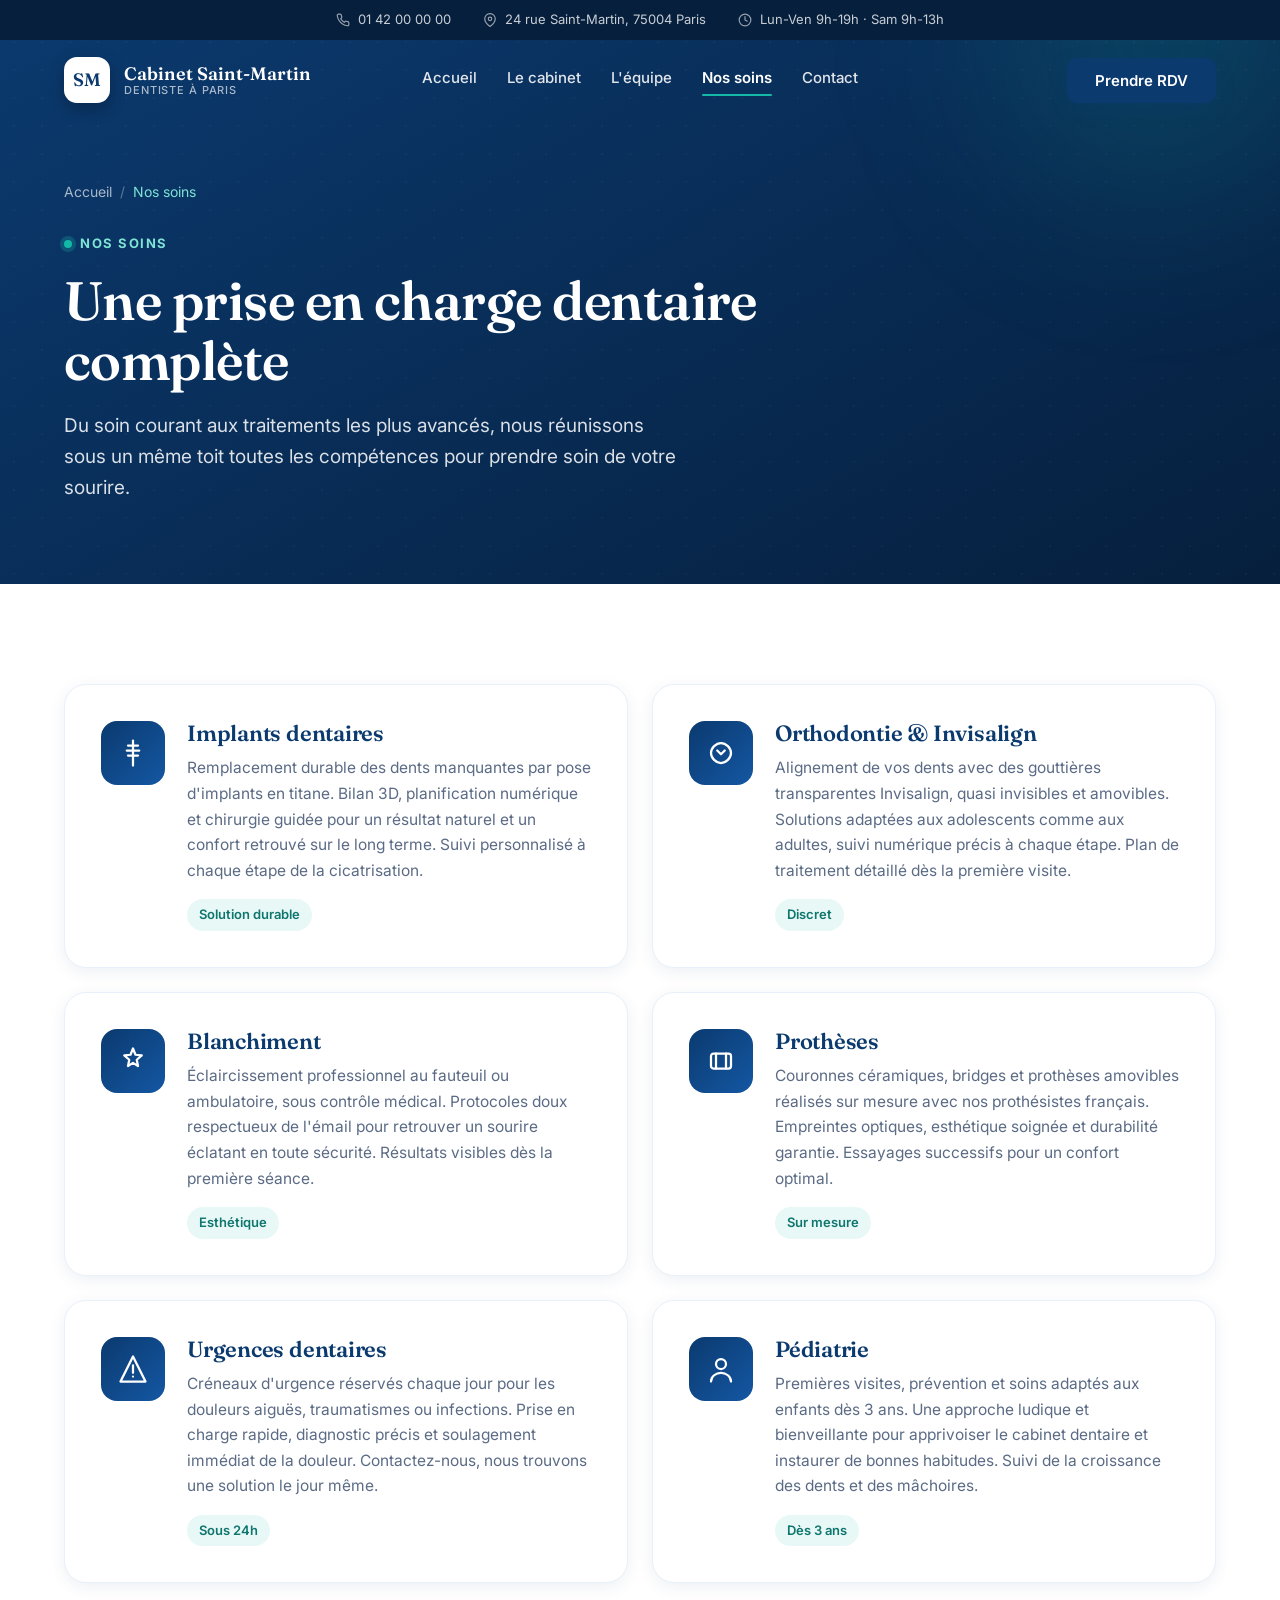
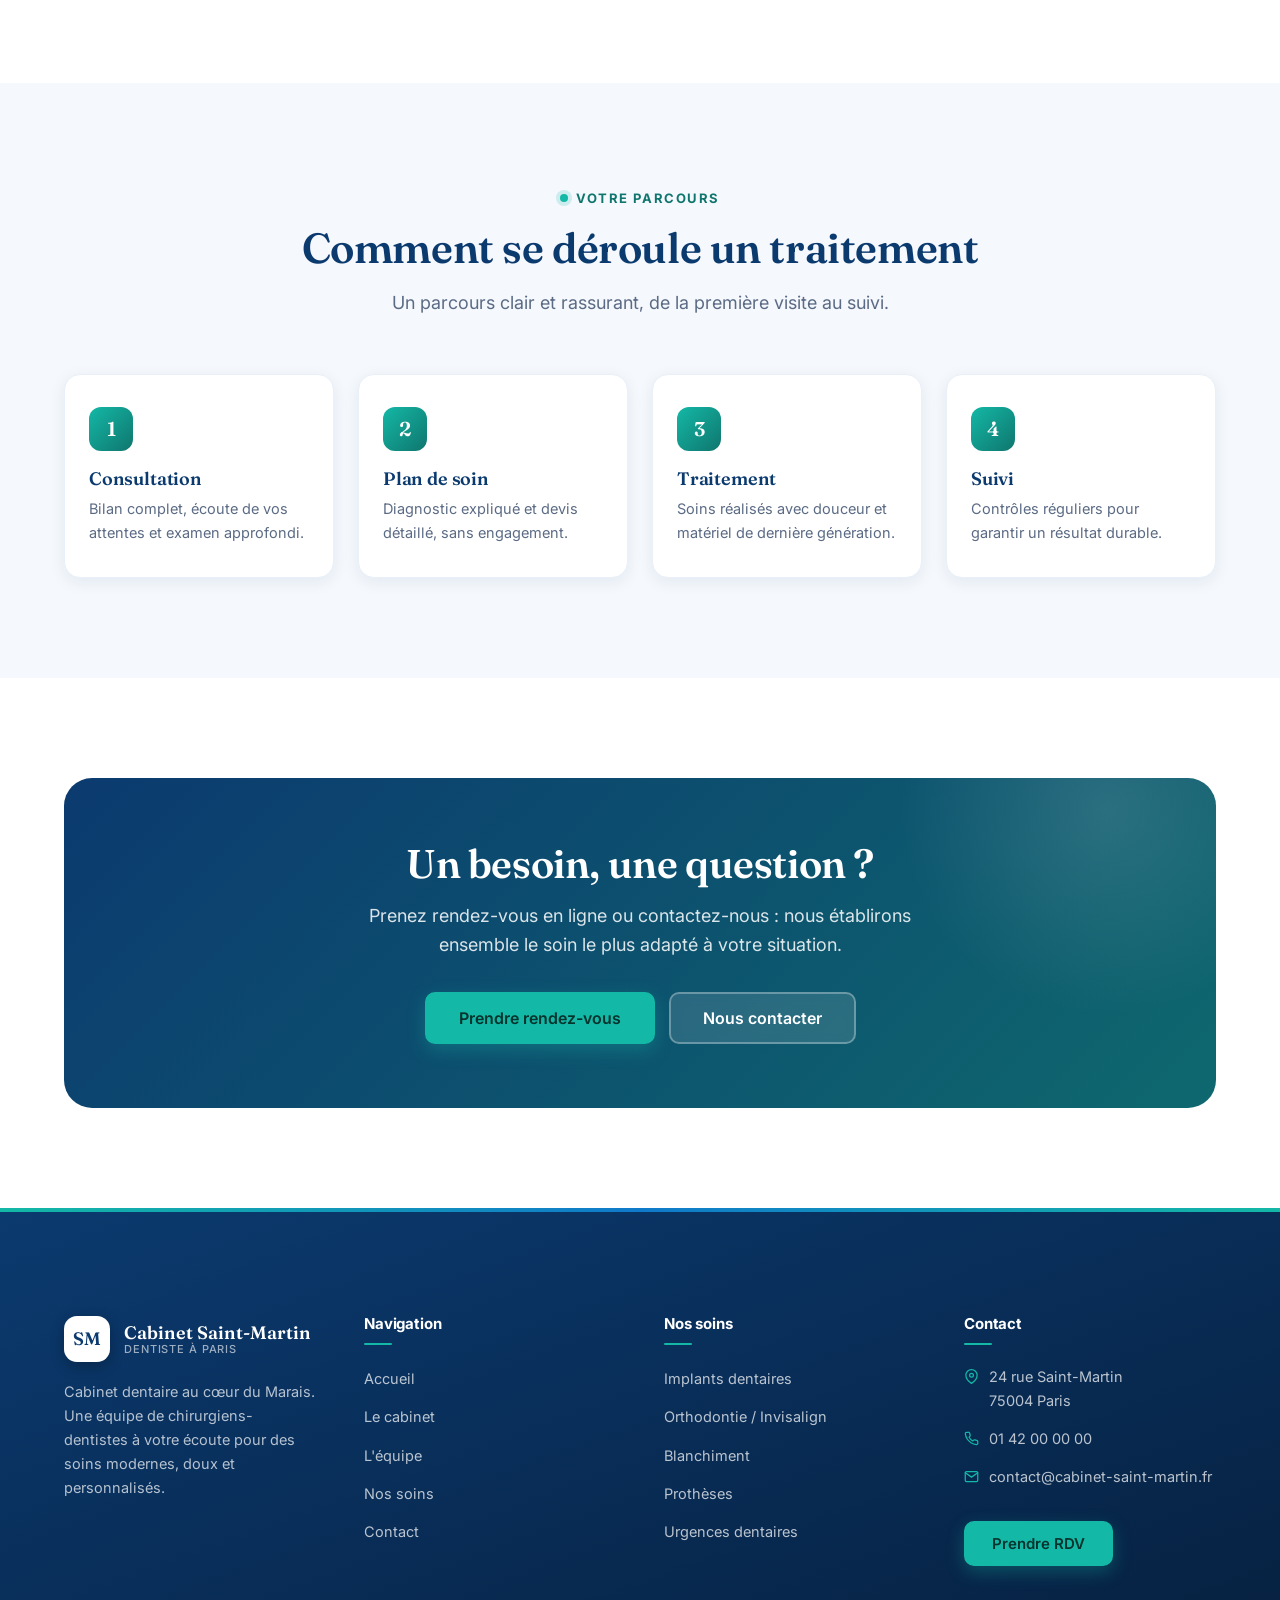
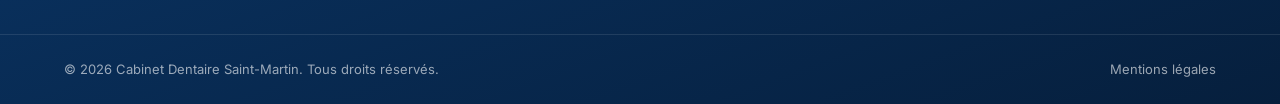
<file: soins.html>
<!doctype html>
<html lang="fr">
  <head>
    <meta charset="UTF-8" />
    <meta name="viewport" content="width=device-width, initial-scale=1.0" />
    <title>Nos Soins — Implants, Invisalign, Blanchiment | Cabinet Saint-Martin</title>
    <meta
      name="description"
      content="Découvrez nos soins dentaires à Paris : implants, orthodontie Invisalign, blanchiment, prothèses sur mesure, urgences dentaires et pédiatrie. Une prise en charge complète au Cabinet Saint-Martin."
    />
    <link rel="canonical" href="https://cabinet-saint-martin.fr/soins.html" />
    <meta property="og:title" content="Nos Soins — Cabinet Dentaire Saint-Martin" />
    <meta property="og:type" content="website" />
    <meta property="og:locale" content="fr_FR" />
    <link rel="preconnect" href="https://fonts.googleapis.com" />
    <link rel="preconnect" href="https://fonts.gstatic.com" crossorigin />
    <link
      href="https://fonts.googleapis.com/css2?family=Fraunces:opsz,wght@9..144,400;9..144,500;9..144,600&family=Inter:wght@400;500;600;700;800&display=swap"
      rel="stylesheet"
    />
    <link rel="stylesheet" href="style.css?v=10" />
  </head>
  <body class="dark-hero">
    <a class="skip-link" href="#main">Aller au contenu</a>

    <div class="topbar">
      <div class="container topbar-inner">
        <a href="tel:+33142000000" class="topbar-item topbar-link">
          <svg viewBox="0 0 24 24" fill="none" stroke="currentColor" stroke-width="2" stroke-linecap="round" stroke-linejoin="round"><path d="M22 16.92v3a2 2 0 0 1-2.18 2 19.79 19.79 0 0 1-8.63-3.07 19.5 19.5 0 0 1-6-6 19.79 19.79 0 0 1-3.07-8.67A2 2 0 0 1 4.11 2h3a2 2 0 0 1 2 1.72c.13.96.37 1.9.72 2.81a2 2 0 0 1-.45 2.11L8.09 9.91a16 16 0 0 0 6 6l1.27-1.27a2 2 0 0 1 2.11-.45c.91.35 1.85.59 2.81.72A2 2 0 0 1 22 16.92z" /></svg>
          <span>01 42 00 00 00</span>
        </a>
        <span class="topbar-item">
          <svg viewBox="0 0 24 24" fill="none" stroke="currentColor" stroke-width="2" stroke-linecap="round" stroke-linejoin="round"><path d="M21 10c0 7-9 13-9 13s-9-6-9-13a9 9 0 1 1 18 0z" /><circle cx="12" cy="10" r="3" /></svg>
          <span>24 rue Saint-Martin, 75004 Paris</span>
        </span>
        <span class="topbar-item topbar-hours">
          <svg viewBox="0 0 24 24" fill="none" stroke="currentColor" stroke-width="2" stroke-linecap="round" stroke-linejoin="round"><circle cx="12" cy="12" r="10" /><polyline points="12 6 12 12 16 14" /></svg>
          <span>Lun-Ven 9h-19h · Sam 9h-13h</span>
        </span>
      </div>
    </div>

    <header id="header" class="header">
      <div class="container header-inner">
        <a href="index.html" class="logo" aria-label="Cabinet Dentaire Saint-Martin - Accueil">
          <span class="logo-mark">SM</span>
          <span class="logo-text-group">
            <span class="logo-name">Cabinet Saint-Martin</span>
            <span class="logo-sub">Dentiste à Paris</span>
          </span>
        </a>
        <nav class="nav-desktop" aria-label="Navigation principale">
          <ul>
            <li><a href="index.html">Accueil</a></li>
            <li><a href="cabinet.html">Le cabinet</a></li>
            <li><a href="equipe.html">L'équipe</a></li>
            <li><a href="soins.html" class="is-active" aria-current="page">Nos soins</a></li>
            <li><a href="contact.html">Contact</a></li>
          </ul>
        </nav>
        <div class="header-actions">
          <a href="https://www.doctolib.fr" target="_blank" rel="noopener" class="btn btn-primary">Prendre RDV</a>
          <button class="hamburger" id="hamburger" aria-label="Ouvrir le menu" aria-expanded="false"><span></span><span></span><span></span></button>
        </div>
      </div>
      <nav class="nav-mobile" id="navMobile" aria-label="Navigation mobile">
        <ul>
          <li><a href="index.html">Accueil</a></li>
          <li><a href="cabinet.html">Le cabinet</a></li>
          <li><a href="equipe.html">L'équipe</a></li>
          <li><a href="soins.html" class="is-active" aria-current="page">Nos soins</a></li>
          <li><a href="contact.html">Contact</a></li>
          <li><a href="https://www.doctolib.fr" target="_blank" rel="noopener" class="btn btn-primary">Prendre rendez-vous</a></li>
        </ul>
      </nav>
    </header>

    <main id="main">
      <section class="page-hero">
        <div class="container">
          <nav class="breadcrumb" aria-label="Fil d'Ariane">
            <a href="index.html">Accueil</a>
            <span class="sep">/</span>
            <span aria-current="page">Nos soins</span>
          </nav>
          <span class="eyebrow">Nos soins</span>
          <h1>Une prise en charge dentaire complète</h1>
          <p>
            Du soin courant aux traitements les plus avancés, nous réunissons
            sous un même toit toutes les compétences pour prendre soin de votre
            sourire.
          </p>
        </div>
      </section>

      <!-- SOINS DÉTAILLÉS -->
      <section class="section">
        <div class="container">
          <div class="care-grid">
            <article class="care-detail animate-on-scroll" style="transition-delay: 0.05s">
              <div class="icon"><svg viewBox="0 0 24 24" fill="none" stroke="currentColor" stroke-width="1.8" stroke-linecap="round" stroke-linejoin="round"><path d="M12 2v20M8 6h8M7 10h10M8 14h8" /></svg></div>
              <div>
                <h3>Implants dentaires</h3>
                <p>
                  Remplacement durable des dents manquantes par pose d'implants
                  en titane. Bilan 3D, planification numérique et chirurgie
                  guidée pour un résultat naturel et un confort retrouvé sur le
                  long terme. Suivi personnalisé à chaque étape de la
                  cicatrisation.
                </p>
                <span class="tag">Solution durable</span>
              </div>
            </article>
            <article class="care-detail animate-on-scroll" style="transition-delay: 0.1s">
              <div class="icon"><svg viewBox="0 0 24 24" fill="none" stroke="currentColor" stroke-width="1.8" stroke-linecap="round" stroke-linejoin="round"><path d="M4 12c0-4 4-8 8-8s8 4 8 8-4 8-8 8-8-4-8-8z" /><path d="M9 10l3 3 3-3" /></svg></div>
              <div>
                <h3>Orthodontie &amp; Invisalign</h3>
                <p>
                  Alignement de vos dents avec des gouttières transparentes
                  Invisalign, quasi invisibles et amovibles. Solutions adaptées
                  aux adolescents comme aux adultes, suivi numérique précis à
                  chaque étape. Plan de traitement détaillé dès la première
                  visite.
                </p>
                <span class="tag">Discret</span>
              </div>
            </article>
            <article class="care-detail animate-on-scroll" style="transition-delay: 0.05s">
              <div class="icon"><svg viewBox="0 0 24 24" fill="none" stroke="currentColor" stroke-width="1.8" stroke-linecap="round" stroke-linejoin="round"><path d="M12 2l2 5 5 .5-4 3.5 1 5-4-2.5L8 16l1-5-4-3.5L10 7z" /></svg></div>
              <div>
                <h3>Blanchiment</h3>
                <p>
                  Éclaircissement professionnel au fauteuil ou ambulatoire, sous
                  contrôle médical. Protocoles doux respectueux de l'émail pour
                  retrouver un sourire éclatant en toute sécurité. Résultats
                  visibles dès la première séance.
                </p>
                <span class="tag">Esthétique</span>
              </div>
            </article>
            <article class="care-detail animate-on-scroll" style="transition-delay: 0.1s">
              <div class="icon"><svg viewBox="0 0 24 24" fill="none" stroke="currentColor" stroke-width="1.8" stroke-linecap="round" stroke-linejoin="round"><rect x="4" y="6" width="16" height="12" rx="2" /><path d="M8 6v12M16 6v12" /></svg></div>
              <div>
                <h3>Prothèses</h3>
                <p>
                  Couronnes céramiques, bridges et prothèses amovibles réalisés
                  sur mesure avec nos prothésistes français. Empreintes optiques,
                  esthétique soignée et durabilité garantie. Essayages
                  successifs pour un confort optimal.
                </p>
                <span class="tag">Sur mesure</span>
              </div>
            </article>
            <article class="care-detail animate-on-scroll" style="transition-delay: 0.05s">
              <div class="icon"><svg viewBox="0 0 24 24" fill="none" stroke="currentColor" stroke-width="1.8" stroke-linecap="round" stroke-linejoin="round"><path d="M12 2L2 22h20L12 2z" /><path d="M12 9v6M12 18h.01" /></svg></div>
              <div>
                <h3>Urgences dentaires</h3>
                <p>
                  Créneaux d'urgence réservés chaque jour pour les douleurs
                  aiguës, traumatismes ou infections. Prise en charge rapide,
                  diagnostic précis et soulagement immédiat de la douleur.
                  Contactez-nous, nous trouvons une solution le jour même.
                </p>
                <span class="tag">Sous 24h</span>
              </div>
            </article>
            <article class="care-detail animate-on-scroll" style="transition-delay: 0.1s">
              <div class="icon"><svg viewBox="0 0 24 24" fill="none" stroke="currentColor" stroke-width="1.8" stroke-linecap="round" stroke-linejoin="round"><circle cx="12" cy="8" r="4" /><path d="M4 22c0-4 4-7 8-7s8 3 8 7" /></svg></div>
              <div>
                <h3>Pédiatrie</h3>
                <p>
                  Premières visites, prévention et soins adaptés aux enfants dès
                  3 ans. Une approche ludique et bienveillante pour apprivoiser
                  le cabinet dentaire et instaurer de bonnes habitudes. Suivi de
                  la croissance des dents et des mâchoires.
                </p>
                <span class="tag">Dès 3 ans</span>
              </div>
            </article>
          </div>
        </div>
      </section>

      <!-- PROCESSUS -->
      <section class="section section-alt">
        <div class="container">
          <div class="section-head animate-on-scroll">
            <span class="eyebrow">Votre parcours</span>
            <h2>Comment se déroule un traitement</h2>
            <p class="lead">
              Un parcours clair et rassurant, de la première visite au suivi.
            </p>
          </div>
          <div class="process-grid">
            <div class="process-step animate-on-scroll" style="transition-delay: 0.05s">
              <div class="step-num">1</div>
              <h3>Consultation</h3>
              <p>Bilan complet, écoute de vos attentes et examen approfondi.</p>
            </div>
            <div class="process-step animate-on-scroll" style="transition-delay: 0.12s">
              <div class="step-num">2</div>
              <h3>Plan de soin</h3>
              <p>Diagnostic expliqué et devis détaillé, sans engagement.</p>
            </div>
            <div class="process-step animate-on-scroll" style="transition-delay: 0.19s">
              <div class="step-num">3</div>
              <h3>Traitement</h3>
              <p>Soins réalisés avec douceur et matériel de dernière génération.</p>
            </div>
            <div class="process-step animate-on-scroll" style="transition-delay: 0.26s">
              <div class="step-num">4</div>
              <h3>Suivi</h3>
              <p>Contrôles réguliers pour garantir un résultat durable.</p>
            </div>
          </div>
        </div>
      </section>

      <section class="section">
        <div class="container">
          <div class="cta-band animate-on-scroll">
            <h2>Un besoin, une question ?</h2>
            <p>
              Prenez rendez-vous en ligne ou contactez-nous : nous établirons
              ensemble le soin le plus adapté à votre situation.
            </p>
            <div class="cta-actions">
              <a href="https://www.doctolib.fr" target="_blank" rel="noopener" class="btn btn-teal btn-lg">Prendre rendez-vous</a>
              <a href="contact.html" class="btn btn-light btn-lg">Nous contacter</a>
            </div>
          </div>
        </div>
      </section>
    </main>

    <footer class="footer">
      <div class="container footer-grid" style="padding-top: 60px">
        <div>
          <a href="index.html" class="logo">
            <span class="logo-mark">SM</span>
            <span class="logo-text-group">
              <span class="logo-name">Cabinet Saint-Martin</span>
              <span class="logo-sub">Dentiste à Paris</span>
            </span>
          </a>
          <p class="footer-about">
            Cabinet dentaire au cœur du Marais. Une équipe de
            chirurgiens-dentistes à votre écoute pour des soins modernes, doux et
            personnalisés.
          </p>
        </div>
        <div>
          <h4>Navigation</h4>
          <ul class="footer-links">
            <li><a href="index.html">Accueil</a></li>
            <li><a href="cabinet.html">Le cabinet</a></li>
            <li><a href="equipe.html">L'équipe</a></li>
            <li><a href="soins.html">Nos soins</a></li>
            <li><a href="contact.html">Contact</a></li>
          </ul>
        </div>
        <div>
          <h4>Nos soins</h4>
          <ul class="footer-links">
            <li><a href="soins.html">Implants dentaires</a></li>
            <li><a href="soins.html">Orthodontie / Invisalign</a></li>
            <li><a href="soins.html">Blanchiment</a></li>
            <li><a href="soins.html">Prothèses</a></li>
            <li><a href="soins.html">Urgences dentaires</a></li>
          </ul>
        </div>
        <div>
          <h4>Contact</h4>
          <p class="footer-contact-item">
            <svg viewBox="0 0 24 24" fill="none" stroke="currentColor" stroke-width="2" stroke-linecap="round" stroke-linejoin="round"><path d="M21 10c0 7-9 13-9 13s-9-6-9-13a9 9 0 1 1 18 0z" /><circle cx="12" cy="10" r="3" /></svg>
            <span>24 rue Saint-Martin<br />75004 Paris</span>
          </p>
          <p class="footer-contact-item">
            <svg viewBox="0 0 24 24" fill="none" stroke="currentColor" stroke-width="2" stroke-linecap="round" stroke-linejoin="round"><path d="M22 16.92v3a2 2 0 0 1-2.18 2 19.79 19.79 0 0 1-8.63-3.07 19.5 19.5 0 0 1-6-6 19.79 19.79 0 0 1-3.07-8.67A2 2 0 0 1 4.11 2h3a2 2 0 0 1 2 1.72c.13.96.37 1.9.72 2.81a2 2 0 0 1-.45 2.11L8.09 9.91a16 16 0 0 0 6 6l1.27-1.27a2 2 0 0 1 2.11-.45c.91.35 1.85.59 2.81.72A2 2 0 0 1 22 16.92z" /></svg>
            <a href="tel:+33142000000">01 42 00 00 00</a>
          </p>
          <p class="footer-contact-item">
            <svg viewBox="0 0 24 24" fill="none" stroke="currentColor" stroke-width="2" stroke-linecap="round" stroke-linejoin="round"><path d="M4 4h16c1.1 0 2 .9 2 2v12c0 1.1-.9 2-2 2H4c-1.1 0-2-.9-2-2V6c0-1.1.9-2 2-2z" /><polyline points="22 6 12 13 2 6" /></svg>
            <a href="mailto:contact@cabinet-saint-martin.fr">contact@cabinet-saint-martin.fr</a>
          </p>
          <a href="https://www.doctolib.fr" target="_blank" rel="noopener" class="btn btn-teal footer-rdv">Prendre RDV</a>
        </div>
      </div>
      <div class="footer-bottom">
        <div class="container">
          <p>© <span id="year"></span> Cabinet Dentaire Saint-Martin. Tous droits réservés.</p>
          <p><a href="contact.html">Mentions légales</a></p>
        </div>
      </div>
    </footer>

    <script src="script.js?v=10"></script>
  </body>
</html>
</file>
<file: style.css>
/* =========================================================
   CABINET DENTAIRE SAINT-MARTIN — DESIGN SYSTEM
   Palette : navy / teal / doctolib · Type : Fraunces + Inter
   ========================================================= */

:root {
  /* Couleurs */
  --white: #ffffff;
  --navy: #0b3a6f;
  --navy-dark: #082c56;
  --navy-deep: #061f3d;
  --teal: #14b8a6;
  --teal-dark: #0f766e;
  --doctolib: #107aca;
  --gold: #f59e0b;

  /* Surfaces & texte */
  --alt: #f5f8fc;
  --alt-2: #eef4fb;
  --text: #1a2233;
  --muted: #5b6b85;
  --border: #d9e3f2;
  --border-soft: #e9f0f9;
  --error: #dc2626;

  /* Ombres */
  --shadow-xs: 0 1px 3px rgba(11, 58, 111, 0.06);
  --shadow-sm: 0 4px 16px rgba(11, 58, 111, 0.08);
  --shadow: 0 10px 30px -12px rgba(11, 58, 111, 0.18);
  --shadow-lg: 0 24px 60px -24px rgba(11, 58, 111, 0.28);
  --shadow-teal: 0 18px 40px -18px rgba(15, 118, 110, 0.4);

  /* Rayons */
  --r-sm: 10px;
  --r: 16px;
  --r-lg: 22px;
  --r-xl: 28px;
  --r-full: 999px;

  /* Mouvement */
  --t: 220ms;
  --ease: cubic-bezier(0.4, 0, 0.2, 1);
  --ease-out: cubic-bezier(0.16, 1, 0.3, 1);

  /* Mise en page */
  --topbar-h: 40px;
  --header-h: 80px;
  --maxw: 1200px;
}

* {
  box-sizing: border-box;
  margin: 0;
  padding: 0;
}

html {
  scroll-behavior: smooth;
  scroll-padding-top: 120px;
  -webkit-text-size-adjust: 100%;
  overflow-x: hidden;
}

::selection {
  background: var(--teal);
  color: var(--white);
}

body {
  font-family: "Inter", system-ui, -apple-system, sans-serif;
  color: var(--text);
  line-height: 1.65;
  background: var(--white);
  -webkit-font-smoothing: antialiased;
  -moz-osx-font-smoothing: grayscale;
  overflow-x: hidden;
}

img {
  max-width: 100%;
  display: block;
}

a {
  color: inherit;
  text-decoration: none;
}

h1,
h2,
h3,
h4 {
  font-family: "Fraunces", Georgia, serif;
  font-weight: 600;
  line-height: 1.12;
  letter-spacing: -0.01em;
  color: var(--navy);
}

/* Liens d'accessibilité (skip-link) */
.skip-link {
  position: absolute;
  left: -9999px;
  top: 0;
  z-index: 999;
  background: var(--navy);
  color: var(--white);
  padding: 12px 18px;
  border-radius: 0 0 var(--r-sm) 0;
  font-weight: 600;
}
.skip-link:focus {
  left: 0;
}

/* Focus visible cohérent */
a:focus-visible,
button:focus-visible,
input:focus-visible,
select:focus-visible,
textarea:focus-visible,
.btn:focus-visible {
  outline: 3px solid var(--teal);
  outline-offset: 2px;
}

/* =========================================================
   LAYOUT
   ========================================================= */
.container {
  max-width: var(--maxw);
  margin: 0 auto;
  padding: 0 24px;
}

.section {
  padding: 100px 0;
  scroll-margin-top: 120px;
}
.section-alt {
  background: var(--alt);
}
.section-tight {
  padding: 72px 0;
}

.section-head {
  max-width: 720px;
  margin: 0 auto 56px;
  text-align: center;
}
.section-head.left {
  margin-left: 0;
  text-align: left;
}
.section-head h2 {
  font-size: clamp(30px, 4vw, 42px);
  margin-bottom: 16px;
}
.section-head .lead {
  font-size: 18px;
  color: var(--muted);
}

.eyebrow {
  display: inline-flex;
  align-items: center;
  gap: 8px;
  font-family: "Inter", sans-serif;
  font-size: 13px;
  font-weight: 700;
  letter-spacing: 0.12em;
  text-transform: uppercase;
  color: var(--teal-dark);
  margin-bottom: 16px;
}
.eyebrow::before {
  content: "";
  width: 8px;
  height: 8px;
  border-radius: 50%;
  background: var(--teal);
  box-shadow: 0 0 0 4px rgba(20, 184, 166, 0.18);
}
.section-head.center .eyebrow,
.section-head:not(.left) .eyebrow {
  margin-left: auto;
  margin-right: auto;
}

.lead {
  font-size: 18px;
  color: var(--muted);
}

/* =========================================================
   BOUTONS
   ========================================================= */
.btn {
  display: inline-flex;
  align-items: center;
  justify-content: center;
  gap: 10px;
  padding: 13px 26px;
  border-radius: var(--r-sm);
  font-family: "Inter", sans-serif;
  font-weight: 600;
  font-size: 15px;
  line-height: 1;
  cursor: pointer;
  border: 2px solid transparent;
  transition: all var(--t) var(--ease);
  white-space: nowrap;
}
.btn svg {
  width: 18px;
  height: 18px;
}
.btn-lg {
  padding: 16px 32px;
  font-size: 16px;
}

.btn-primary {
  background: var(--navy);
  color: var(--white);
  border-color: var(--navy);
  box-shadow: 0 6px 18px rgba(11, 58, 111, 0.25);
}
.btn-primary:hover {
  background: var(--teal-dark);
  border-color: var(--teal-dark);
  box-shadow: var(--shadow-teal);
  transform: translateY(-2px);
}

.btn-teal {
  background: var(--teal);
  color: #05332e;
  border-color: var(--teal);
  box-shadow: 0 6px 18px rgba(20, 184, 166, 0.3);
}
.btn-teal:hover {
  background: var(--teal-dark);
  border-color: var(--teal-dark);
  color: var(--white);
  transform: translateY(-2px);
  box-shadow: var(--shadow-teal);
}

.btn-outline {
  background: transparent;
  color: var(--navy);
  border-color: var(--border);
}
.btn-outline:hover {
  background: var(--navy);
  color: var(--white);
  border-color: var(--navy);
  transform: translateY(-2px);
  box-shadow: 0 8px 22px rgba(11, 58, 111, 0.22);
}

.btn-doctolib {
  background: var(--white);
  color: var(--doctolib);
  border-color: var(--white);
}
.btn-doctolib:hover {
  background: rgba(255, 255, 255, 0.92);
  border-color: rgba(255, 255, 255, 0.92);
  transform: translateY(-2px);
  box-shadow: 0 10px 26px rgba(0, 0, 0, 0.2);
}

.btn-light {
  background: rgba(255, 255, 255, 0.12);
  color: var(--white);
  border-color: rgba(255, 255, 255, 0.3);
  backdrop-filter: blur(6px);
}
.btn-light:hover {
  background: rgba(255, 255, 255, 0.2);
  border-color: rgba(255, 255, 255, 0.5);
  transform: translateY(-2px);
}

/* Lien fléché */
.link-arrow {
  display: inline-flex;
  align-items: center;
  gap: 8px;
  font-weight: 600;
  color: var(--teal-dark);
  transition: gap var(--t) var(--ease);
}
.link-arrow svg {
  width: 18px;
  height: 18px;
  transition: transform var(--t) var(--ease);
}
.link-arrow:hover {
  gap: 12px;
}
.link-arrow:hover svg {
  transform: translateX(3px);
}

/* =========================================================
   TOPBAR
   ========================================================= */
.topbar {
  position: fixed;
  inset: 0 0 auto 0;
  z-index: 101;
  height: var(--topbar-h);
  background: var(--navy-deep);
  color: rgba(255, 255, 255, 0.78);
  font-size: 13px;
}
.topbar-inner {
  display: flex;
  align-items: center;
  justify-content: center;
  gap: 32px;
  height: 100%;
}
.topbar-item {
  display: flex;
  align-items: center;
  gap: 8px;
  white-space: nowrap;
}
.topbar-item svg {
  width: 14px;
  height: 14px;
  flex-shrink: 0;
  opacity: 0.75;
}
.topbar-link {
  transition: color var(--t) var(--ease);
}
.topbar-link:hover {
  color: var(--teal);
}

/* =========================================================
   HEADER
   ========================================================= */
.header {
  position: fixed;
  inset: var(--topbar-h) 0 auto 0;
  z-index: 100;
  background: rgba(255, 255, 255, 0.96);
  box-shadow: 0 1px 0 rgba(11, 58, 111, 0.06);
  transition:
    box-shadow 0.3s var(--ease),
    background-color 0.3s var(--ease);
}
.header.scrolled {
  background: rgba(255, 255, 255, 0.82);
  backdrop-filter: blur(14px);
  -webkit-backdrop-filter: blur(14px);
  box-shadow: 0 4px 24px rgba(11, 58, 111, 0.1);
}

/* Header transparent au-dessus d'un hero sombre (pages internes),
   puis header blanc translucide dès le défilement. */
.dark-hero .header:not(.scrolled) {
  background: transparent;
  box-shadow: none;
}
.dark-hero .header:not(.scrolled) .logo-mark {
  background: var(--white);
  color: var(--navy);
  box-shadow: 0 6px 16px rgba(0, 0, 0, 0.25);
}
.dark-hero .header:not(.scrolled) .logo-name {
  color: var(--white);
}
.dark-hero .header:not(.scrolled) .logo-sub {
  color: rgba(255, 255, 255, 0.65);
}
.dark-hero .header:not(.scrolled) .nav-desktop a {
  color: rgba(255, 255, 255, 0.88);
}
.dark-hero .header:not(.scrolled) .nav-desktop a:hover,
.dark-hero .header:not(.scrolled) .nav-desktop a.is-active {
  color: var(--white);
}
.dark-hero .header:not(.scrolled) .nav-desktop a::after {
  background: var(--teal);
}
.dark-hero .header:not(.scrolled) .hamburger span {
  background: var(--white);
}

/* Bug 1 — Menu mobile ouvert : header plein blanc + texte lisible
   (même sur les pages à hero sombre où le header est transparent) */
.header:has(.nav-mobile.open) {
  background: #ffffff;
  box-shadow: 0 4px 24px rgba(11, 58, 111, 0.1);
}
.dark-hero .header:has(.nav-mobile.open) .logo-mark {
  background: linear-gradient(135deg, var(--navy) 0%, #1457a3 100%);
  color: var(--white);
}
.dark-hero .header:has(.nav-mobile.open) .logo-name {
  color: var(--navy);
}
.dark-hero .header:has(.nav-mobile.open) .logo-sub {
  color: var(--muted);
}
.dark-hero .header:has(.nav-mobile.open) .hamburger span {
  background: var(--navy);
}
.nav-mobile {
  background: #ffffff;
}
.nav-mobile a {
  color: var(--text);
}
/* Le bouton RDV du menu reste blanc sur fond navy (sinon écrasé par .nav-mobile a) */
.nav-mobile a.btn-primary {
  color: var(--white);
}

.header-inner {
  display: grid;
  grid-template-columns: 1fr auto 1fr;
  align-items: center;
  height: var(--header-h);
  gap: 24px;
}

.logo {
  display: flex;
  align-items: center;
  gap: 14px;
  justify-self: start;
}
.logo-mark {
  width: 46px;
  height: 46px;
  border-radius: 13px;
  background: linear-gradient(135deg, var(--navy) 0%, #1457a3 100%);
  color: var(--white);
  display: grid;
  place-items: center;
  font-family: "Fraunces", serif;
  font-weight: 600;
  font-size: 18px;
  letter-spacing: 0.5px;
  box-shadow: 0 6px 16px rgba(11, 58, 111, 0.35);
  flex-shrink: 0;
}
.logo-text-group {
  display: flex;
  flex-direction: column;
  line-height: 1.2;
}
.logo-name {
  font-family: "Fraunces", serif;
  font-weight: 600;
  font-size: 18px;
  color: var(--navy);
}
.logo-sub {
  font-size: 11px;
  font-weight: 500;
  color: var(--muted);
  text-transform: uppercase;
  letter-spacing: 0.08em;
}

.nav-desktop ul {
  display: flex;
  gap: 30px;
  list-style: none;
}
.nav-desktop a {
  position: relative;
  display: inline-block;
  color: var(--text);
  font-weight: 500;
  font-size: 15px;
  padding-bottom: 6px;
  transition: color var(--t) var(--ease);
  white-space: nowrap;
}
.nav-desktop a::after {
  content: "";
  position: absolute;
  left: 0;
  right: 100%;
  bottom: 0;
  height: 2px;
  border-radius: 2px;
  background: var(--teal-dark);
  transition: right var(--t) var(--ease);
}
.nav-desktop a:hover {
  color: var(--teal-dark);
}
.nav-desktop a:hover::after,
.nav-desktop a.is-active::after {
  right: 0;
}
.nav-desktop a.is-active {
  color: var(--navy);
  font-weight: 600;
}

.header-actions {
  display: flex;
  align-items: center;
  gap: 16px;
  justify-self: end;
}

.hamburger {
  display: none;
  flex-direction: column;
  gap: 5px;
  background: none;
  border: none;
  cursor: pointer;
  padding: 8px;
}
.hamburger span {
  width: 24px;
  height: 2px;
  background: var(--navy);
  border-radius: 2px;
  transition: 0.3s var(--ease);
}
.hamburger.active span:nth-child(1) {
  transform: translateY(7px) rotate(45deg);
}
.hamburger.active span:nth-child(2) {
  opacity: 0;
}
.hamburger.active span:nth-child(3) {
  transform: translateY(-7px) rotate(-45deg);
}

.nav-mobile {
  display: none;
  background: var(--white);
  border-top: 1px solid var(--border);
}
.nav-mobile.open {
  display: block;
}
.nav-mobile ul {
  list-style: none;
  padding: 16px 24px 24px;
}
.nav-mobile li {
  border-bottom: 1px solid var(--border-soft);
}
.nav-mobile li:last-child {
  border: none;
  padding-top: 16px;
}
.nav-mobile a {
  display: block;
  padding: 14px 0;
  color: var(--text);
  font-weight: 500;
}
.nav-mobile a.is-active {
  color: var(--teal-dark);
  font-weight: 600;
}
.nav-mobile .btn {
  width: 100%;
  padding-left: 12px;
}

/* Décalage du contenu sous le header fixe */
.page {
  padding-top: calc(var(--topbar-h) + var(--header-h));
}

/* =========================================================
   HERO (Accueil)
   ========================================================= */
.hero {
  position: relative;
  padding: 90px 0 96px;
  background: linear-gradient(180deg, var(--alt) 0%, var(--white) 100%);
  overflow: hidden;
}
.hero::before,
.hero::after {
  content: "";
  position: absolute;
  border-radius: 50%;
  filter: blur(80px);
  pointer-events: none;
  z-index: 0;
}
.hero::before {
  width: 460px;
  height: 460px;
  top: -180px;
  right: -120px;
  background: radial-gradient(circle, rgba(20, 184, 166, 0.2), transparent 70%);
}
.hero::after {
  width: 420px;
  height: 420px;
  bottom: -200px;
  left: -160px;
  background: radial-gradient(circle, rgba(11, 58, 111, 0.12), transparent 70%);
}
.hero-grid {
  position: relative;
  z-index: 1;
  display: grid;
  grid-template-columns: 1.05fr 0.95fr;
  gap: 60px;
  align-items: center;
}

.badge-pulse {
  display: inline-flex;
  align-items: center;
  gap: 9px;
  background: rgba(20, 184, 166, 0.1);
  color: var(--teal-dark);
  border: 1px solid rgba(20, 184, 166, 0.25);
  padding: 8px 16px;
  border-radius: var(--r-full);
  font-size: 14px;
  font-weight: 600;
  margin-bottom: 24px;
}
.badge-pulse .dot {
  width: 8px;
  height: 8px;
  border-radius: 50%;
  background: var(--teal);
  position: relative;
}
.badge-pulse .dot::after {
  content: "";
  position: absolute;
  inset: 0;
  border-radius: 50%;
  background: var(--teal);
  animation: pulse 2s var(--ease) infinite;
}
@keyframes pulse {
  0% {
    transform: scale(1);
    opacity: 0.6;
  }
  100% {
    transform: scale(3.2);
    opacity: 0;
  }
}

.hero h1 {
  font-size: clamp(38px, 5.2vw, 62px);
  margin-bottom: 22px;
}
.hero h1 .accent {
  background: linear-gradient(120deg, var(--teal-dark), var(--navy));
  -webkit-background-clip: text;
  background-clip: text;
  color: transparent;
}
.hero p.intro {
  font-size: 18px;
  color: var(--muted);
  max-width: 540px;
  margin-bottom: 32px;
}
.hero-cta {
  display: flex;
  flex-wrap: wrap;
  gap: 14px;
  margin-bottom: 44px;
}

.hero-stats {
  display: flex;
  gap: 36px;
  border-top: 1px solid var(--border);
  padding-top: 30px;
}
.hero-stats .stat {
  position: relative;
  display: flex;
  flex-direction: column;
}
.hero-stats .stat:not(:first-child)::before {
  content: "";
  position: absolute;
  left: -18px;
  top: 4px;
  bottom: 4px;
  width: 1px;
  background: var(--border);
}
.stat-num {
  font-family: "Fraunces", serif;
  font-size: 34px;
  font-weight: 600;
  color: var(--navy);
  letter-spacing: -0.02em;
}
.stat-label {
  font-size: 14px;
  color: var(--muted);
}

.hero-image {
  position: relative;
  isolation: isolate;
}
.hero-image::before {
  content: "";
  position: absolute;
  inset: -18px;
  z-index: -1;
  border-radius: var(--r-xl);
  background: linear-gradient(
    135deg,
    rgba(20, 184, 166, 0.25),
    rgba(11, 58, 111, 0.15)
  );
  filter: blur(28px);
}
.hero-image img {
  width: 100%;
  height: 540px;
  object-fit: cover;
  border-radius: var(--r-xl);
  box-shadow: var(--shadow-lg);
}
.floating-badge {
  position: absolute;
  bottom: -26px;
  left: -26px;
  display: flex;
  align-items: center;
  gap: 14px;
  background: rgba(255, 255, 255, 0.78);
  backdrop-filter: blur(14px);
  -webkit-backdrop-filter: blur(14px);
  border: 1px solid rgba(255, 255, 255, 0.6);
  padding: 16px 20px;
  border-radius: var(--r);
  box-shadow: var(--shadow);
}
.floating-badge-icon {
  width: 44px;
  height: 44px;
  border-radius: 12px;
  background: linear-gradient(135deg, var(--teal), var(--teal-dark));
  color: var(--white);
  display: grid;
  place-items: center;
}
.floating-badge-icon svg {
  width: 22px;
  height: 22px;
}
.floating-badge strong {
  display: block;
  font-family: "Inter", sans-serif;
  font-size: 14px;
  color: var(--navy);
  font-weight: 700;
}
.floating-badge span {
  font-size: 13px;
  color: var(--muted);
}

/* =========================================================
   PAGE HERO (pages internes)
   ========================================================= */
.page-hero {
  position: relative;
  background: linear-gradient(150deg, var(--navy) 0%, var(--navy-deep) 100%);
  color: var(--white);
  padding: calc(var(--topbar-h) + var(--header-h) + 60px) 0 80px;
  overflow: hidden;
}
.page-hero::before {
  content: "";
  position: absolute;
  width: 480px;
  height: 480px;
  top: -200px;
  right: -120px;
  border-radius: 50%;
  background: radial-gradient(circle, rgba(20, 184, 166, 0.22), transparent 70%);
  filter: blur(70px);
}
.page-hero::after {
  content: "";
  position: absolute;
  inset: 0;
  background-image: radial-gradient(
    rgba(255, 255, 255, 0.06) 1px,
    transparent 1px
  );
  background-size: 28px 28px;
  opacity: 0.5;
  pointer-events: none;
}
.page-hero .container {
  position: relative;
  z-index: 1;
}
.page-hero .eyebrow {
  color: #7fe3d6;
}
.page-hero .eyebrow::before {
  box-shadow: 0 0 0 4px rgba(20, 184, 166, 0.25);
}
.page-hero h1 {
  color: var(--white);
  font-size: clamp(36px, 5vw, 54px);
  margin-bottom: 18px;
  max-width: 760px;
}
.page-hero p {
  color: rgba(255, 255, 255, 0.85);
  font-size: 19px;
  max-width: 620px;
}
.breadcrumb {
  display: flex;
  align-items: center;
  gap: 8px;
  font-size: 14px;
  color: rgba(255, 255, 255, 0.65);
  margin-bottom: 26px;
}
.breadcrumb a {
  transition: color var(--t) var(--ease);
}
.breadcrumb a:hover {
  color: var(--white);
}
.breadcrumb span[aria-current] {
  color: #7fe3d6;
}
.breadcrumb .sep {
  opacity: 0.5;
}

/* =========================================================
   CARTES — CABINET
   ========================================================= */
.cabinet-grid {
  display: grid;
  grid-template-columns: repeat(3, 1fr);
  gap: 28px;
}
.cabinet-card {
  background: var(--white);
  border-radius: var(--r);
  padding: 34px;
  box-shadow: var(--shadow-sm);
  border: 1px solid var(--border-soft);
  transition:
    transform 0.35s var(--ease-out),
    box-shadow 0.35s var(--ease-out),
    border-color 0.35s var(--ease-out);
}
.cabinet-card:hover {
  transform: translateY(-6px);
  box-shadow: var(--shadow-lg);
  border-color: rgba(11, 58, 111, 0.14);
}
.cabinet-card .icon {
  width: 60px;
  height: 60px;
  border-radius: 15px;
  background: linear-gradient(
    135deg,
    rgba(11, 58, 111, 0.1),
    rgba(11, 58, 111, 0.03)
  );
  color: var(--navy);
  display: grid;
  place-items: center;
  margin-bottom: 22px;
  transition: transform 0.35s var(--ease-out);
}
.cabinet-card:hover .icon {
  transform: scale(1.08) rotate(-3deg);
}
.cabinet-card .icon svg {
  width: 28px;
  height: 28px;
}
.cabinet-card h3 {
  font-size: 20px;
  margin-bottom: 12px;
}
.cabinet-card p {
  color: var(--muted);
  font-size: 15px;
}

/* =========================================================
   CARTES — SOINS
   ========================================================= */
.cards-grid {
  display: grid;
  grid-template-columns: repeat(3, 1fr);
  gap: 28px;
}
.care-card {
  position: relative;
  background: var(--white);
  border-radius: var(--r);
  padding: 34px;
  box-shadow: var(--shadow-sm);
  border: 1px solid var(--border-soft);
  overflow: hidden;
  transition:
    transform 0.35s var(--ease-out),
    box-shadow 0.35s var(--ease-out),
    border-color 0.35s var(--ease-out);
}
.care-card::before {
  content: "";
  position: absolute;
  inset: 0 0 auto 0;
  height: 3px;
  background: linear-gradient(90deg, var(--teal), var(--doctolib));
  transform: scaleX(0);
  transform-origin: left;
  transition: transform 0.4s var(--ease-out);
}
.care-card:hover {
  transform: translateY(-6px);
  box-shadow: var(--shadow-lg);
  border-color: rgba(20, 184, 166, 0.22);
}
.care-card:hover::before {
  transform: scaleX(1);
}
.care-card .icon {
  width: 56px;
  height: 56px;
  border-radius: 14px;
  background: linear-gradient(
    135deg,
    rgba(20, 184, 166, 0.16),
    rgba(20, 184, 166, 0.04)
  );
  color: var(--teal-dark);
  display: grid;
  place-items: center;
  margin-bottom: 22px;
  transition: transform 0.35s var(--ease-out);
}
.care-card:hover .icon {
  transform: scale(1.08);
}
.care-card .icon svg {
  width: 28px;
  height: 28px;
}
.care-card h3 {
  font-size: 20px;
  margin-bottom: 12px;
}
.care-card p {
  color: var(--muted);
  font-size: 15px;
}

/* Soins — version détaillée (page Soins) */
.care-grid {
  display: grid;
  grid-template-columns: 1fr 1fr;
  gap: 24px;
}
.care-detail {
  display: grid;
  grid-template-columns: 64px 1fr;
  gap: 22px;
  background: var(--white);
  border: 1px solid var(--border-soft);
  border-radius: var(--r-lg);
  padding: 36px;
  box-shadow: var(--shadow-sm);
  transition:
    box-shadow 0.35s var(--ease-out),
    border-color 0.35s var(--ease-out);
}
.care-detail:hover {
  box-shadow: var(--shadow);
  border-color: rgba(20, 184, 166, 0.2);
}
.care-detail .icon {
  width: 64px;
  height: 64px;
  border-radius: 16px;
  background: linear-gradient(135deg, var(--navy), #1457a3);
  color: var(--white);
  display: grid;
  place-items: center;
}
.care-detail .icon svg {
  width: 30px;
  height: 30px;
}
.care-detail h3 {
  font-size: 22px;
  margin-bottom: 10px;
}
.care-detail p {
  color: var(--muted);
  font-size: 15.5px;
}
.care-detail .tag {
  display: inline-block;
  margin-top: 16px;
  font-size: 13px;
  font-weight: 600;
  color: var(--teal-dark);
  background: rgba(20, 184, 166, 0.1);
  padding: 5px 12px;
  border-radius: var(--r-full);
}

/* =========================================================
   ÉQUIPE
   ========================================================= */
.team-grid {
  display: grid;
  grid-template-columns: repeat(2, 1fr);
  gap: 32px;
  max-width: 920px;
  margin: 0 auto;
}
.team-card {
  background: var(--white);
  border-radius: var(--r-lg);
  padding: 36px;
  box-shadow: var(--shadow-sm);
  border: 1px solid var(--border-soft);
  text-align: center;
  transition:
    transform 0.35s var(--ease-out),
    box-shadow 0.35s var(--ease-out),
    border-color 0.35s var(--ease-out);
}
.team-card:hover {
  transform: translateY(-6px);
  box-shadow: var(--shadow-lg);
  border-color: rgba(11, 58, 111, 0.14);
}
.team-card img {
  width: 150px;
  height: 150px;
  border-radius: 50%;
  object-fit: cover;
  margin: 0 auto 22px;
  box-shadow: 0 0 0 6px rgba(20, 184, 166, 0.1);
  transition: box-shadow 0.35s var(--ease-out);
}
.team-card:hover img {
  box-shadow: 0 0 0 9px rgba(20, 184, 166, 0.18);
}
.team-card h3 {
  font-size: 23px;
  margin-bottom: 6px;
}
.team-card .role {
  color: var(--teal-dark);
  font-weight: 600;
  margin-bottom: 10px;
}
.team-card .diploma {
  font-size: 14px;
  color: var(--muted);
  font-style: italic;
  margin-bottom: 14px;
}
.team-card .bio {
  font-size: 15px;
  color: var(--text);
}

/* =========================================================
   VALEURS (page Cabinet)
   ========================================================= */
.values-grid {
  display: grid;
  grid-template-columns: repeat(4, 1fr);
  gap: 24px;
}
.value-item {
  text-align: center;
  padding: 8px;
}
.value-item .num {
  font-family: "Fraunces", serif;
  font-size: 40px;
  font-weight: 600;
  color: var(--teal);
  line-height: 1;
  margin-bottom: 8px;
}
.value-item h3 {
  font-size: 18px;
  margin-bottom: 8px;
}
.value-item p {
  color: var(--muted);
  font-size: 14.5px;
}

/* Bande statistiques sombre */
.stats-band {
  background: linear-gradient(150deg, var(--navy) 0%, var(--navy-deep) 100%);
  color: var(--white);
  border-radius: var(--r-xl);
  padding: 56px 48px;
  display: grid;
  grid-template-columns: repeat(4, 1fr);
  gap: 32px;
  text-align: center;
}
.stats-band .stat-num {
  color: var(--white);
  font-size: 44px;
}
.stats-band .stat-label {
  color: rgba(255, 255, 255, 0.78);
  font-size: 15px;
}

/* Texte + image (split) */
.split {
  display: grid;
  grid-template-columns: 1fr 1fr;
  gap: 60px;
  align-items: center;
}
.split.reverse .split-media {
  order: -1;
}
.split-media {
  position: relative;
  isolation: isolate;
}
.split-media img {
  width: 100%;
  height: 460px;
  object-fit: cover;
  border-radius: var(--r-xl);
  box-shadow: var(--shadow-lg);
}
.split-media::before {
  content: "";
  position: absolute;
  inset: -16px;
  z-index: -1;
  border-radius: var(--r-xl);
  background: linear-gradient(
    135deg,
    rgba(20, 184, 166, 0.22),
    rgba(11, 58, 111, 0.12)
  );
  filter: blur(26px);
}
.split-content h2 {
  font-size: clamp(28px, 3.6vw, 38px);
  margin-bottom: 18px;
}
.split-content p {
  color: var(--muted);
  font-size: 16.5px;
  margin-bottom: 16px;
}
.checklist {
  list-style: none;
  margin-top: 24px;
  display: grid;
  gap: 14px;
}
.checklist li {
  display: flex;
  align-items: flex-start;
  gap: 12px;
  font-size: 15.5px;
}
.checklist svg {
  flex-shrink: 0;
  width: 22px;
  height: 22px;
  color: var(--teal);
  margin-top: 1px;
}

/* =========================================================
   PROCESSUS (étapes)
   ========================================================= */
.process-grid {
  display: grid;
  grid-template-columns: repeat(4, 1fr);
  gap: 24px;
  counter-reset: step;
}
.process-step {
  position: relative;
  padding: 32px 24px;
  background: var(--white);
  border: 1px solid var(--border-soft);
  border-radius: var(--r);
  box-shadow: var(--shadow-sm);
}
.process-step .step-num {
  width: 44px;
  height: 44px;
  border-radius: 12px;
  background: linear-gradient(135deg, var(--teal), var(--teal-dark));
  color: var(--white);
  display: grid;
  place-items: center;
  font-family: "Fraunces", serif;
  font-weight: 600;
  font-size: 20px;
  margin-bottom: 18px;
}
.process-step h3 {
  font-size: 18px;
  margin-bottom: 8px;
}
.process-step p {
  color: var(--muted);
  font-size: 14.5px;
}

/* =========================================================
   CTA BAND
   ========================================================= */
.cta-band {
  position: relative;
  background: linear-gradient(135deg, var(--navy) 0%, var(--teal-dark) 130%);
  color: var(--white);
  border-radius: var(--r-xl);
  padding: 64px 56px;
  text-align: center;
  overflow: hidden;
}
.cta-band::before {
  content: "";
  position: absolute;
  width: 420px;
  height: 420px;
  top: -180px;
  right: -100px;
  border-radius: 50%;
  background: radial-gradient(circle, rgba(255, 255, 255, 0.12), transparent 70%);
}
.cta-band > * {
  position: relative;
  z-index: 1;
}
.cta-band h2 {
  color: var(--white);
  font-size: clamp(28px, 4vw, 40px);
  margin-bottom: 14px;
}
.cta-band p {
  color: rgba(255, 255, 255, 0.85);
  font-size: 18px;
  max-width: 560px;
  margin: 0 auto 32px;
}
.cta-band .cta-actions {
  display: flex;
  flex-wrap: wrap;
  gap: 14px;
  justify-content: center;
}

/* =========================================================
   CONTACT / INFOS
   ========================================================= */
.contact-grid {
  display: grid;
  grid-template-columns: 1fr 1.1fr;
  gap: 48px;
  align-items: start;
}
.doctolib-block {
  background: linear-gradient(135deg, var(--doctolib), var(--navy));
  border-radius: var(--r);
  padding: 32px;
  color: var(--white);
  margin-top: 28px;
}
.doctolib-block h3 {
  color: var(--white);
  font-size: 20px;
  margin-bottom: 10px;
}
.doctolib-block p {
  color: rgba(255, 255, 255, 0.92);
  font-size: 15px;
  margin-bottom: 24px;
}

.info-block {
  background: var(--white);
  border-radius: var(--r);
  padding: 30px;
  box-shadow: var(--shadow-sm);
  border: 1px solid var(--border-soft);
  transition:
    box-shadow 0.3s var(--ease-out),
    border-color 0.3s var(--ease-out);
}
.info-block:hover {
  box-shadow: var(--shadow);
  border-color: rgba(11, 58, 111, 0.12);
}
.info-block + .info-block {
  margin-top: 24px;
}
.info-block h3 {
  font-size: 20px;
  margin-bottom: 18px;
}
.info-line {
  display: flex;
  align-items: flex-start;
  gap: 12px;
  margin-bottom: 16px;
}
.info-line:last-child {
  margin-bottom: 0;
}
.info-line svg {
  flex-shrink: 0;
  width: 18px;
  height: 18px;
  margin-top: 3px;
  color: var(--teal);
}
.info-line > span {
  min-width: 0;
  overflow-wrap: anywhere;
}
.info-line .label {
  display: block;
  font-size: 12px;
  text-transform: uppercase;
  letter-spacing: 0.06em;
  color: var(--muted);
  font-weight: 600;
  margin-bottom: 2px;
}
.info-line a:hover,
.info-block a:hover {
  color: var(--teal-dark);
}

.hours {
  width: 100%;
  border-collapse: collapse;
}
.hours td {
  padding: 11px 0;
  border-bottom: 1px solid var(--border-soft);
  font-size: 15px;
}
.hours tr:last-child td {
  border: none;
}
.hours td:last-child {
  text-align: right;
  color: var(--muted);
  font-weight: 500;
}
.hours .closed td:last-child {
  color: var(--error);
}

.map-block {
  border-radius: var(--r-lg);
  overflow: hidden;
  box-shadow: var(--shadow);
  height: 100%;
  min-height: 420px;
}
.map-block iframe {
  width: 100%;
  height: 100%;
  min-height: 420px;
  border: 0;
  display: block;
}

/* Formulaire */
.contact-form {
  background: var(--white);
  border-radius: var(--r-lg);
  padding: 36px;
  box-shadow: var(--shadow);
  border: 1px solid var(--border-soft);
}
.form-row {
  display: grid;
  grid-template-columns: 1fr 1fr;
  gap: 18px;
}
.field {
  margin-bottom: 18px;
}
.field label {
  display: block;
  font-size: 14px;
  font-weight: 600;
  color: var(--navy);
  margin-bottom: 7px;
}
.field input,
.field select,
.field textarea {
  width: 100%;
  padding: 12px 14px;
  border: 1px solid var(--border);
  border-radius: var(--r-sm);
  font-family: inherit;
  font-size: 15px;
  color: var(--text);
  background: var(--white);
  transition:
    border-color var(--t) var(--ease),
    box-shadow var(--t) var(--ease);
}
.field input:focus,
.field select:focus,
.field textarea:focus {
  outline: none;
  border-color: var(--teal);
  box-shadow: 0 0 0 3px rgba(20, 184, 166, 0.15);
}
.field textarea {
  resize: vertical;
  min-height: 120px;
}
.field.has-error input,
.field.has-error select,
.field.has-error textarea {
  border-color: var(--error);
}
.error-msg {
  display: block;
  color: var(--error);
  font-size: 13px;
  margin-top: 6px;
  min-height: 16px;
}
.form-confirm {
  margin-top: 16px;
  padding: 14px 16px;
  background: rgba(20, 184, 166, 0.12);
  color: var(--teal-dark);
  border-radius: var(--r-sm);
  font-weight: 600;
}
.form-error {
  margin-top: 16px;
  padding: 14px 16px;
  background: rgba(220, 38, 38, 0.1);
  color: #b91c1c;
  border-radius: var(--r-sm);
  font-weight: 600;
}

/* =========================================================
   FOOTER
   ========================================================= */
.footer {
  position: relative;
  padding-top: 48px;
  background: linear-gradient(160deg, var(--navy) 0%, var(--navy-deep) 100%);
  color: #cfd8e8;
}
.footer::before {
  content: "";
  position: absolute;
  inset: 0 0 auto 0;
  height: 4px;
  background: linear-gradient(
    90deg,
    var(--teal) 0%,
    var(--doctolib) 50%,
    var(--teal) 100%
  );
}
.footer-grid {
  display: grid;
  grid-template-columns: repeat(4, minmax(0, 1fr));
  align-items: start;
  gap: 48px;
  padding-top: 32px;
  padding-bottom: 48px;
}
/* Chaque case : bloc aligné au même bord (gauche de la case), texte à gauche
   -> toutes les colonnes démarrent au même endroit, uniformément alignées */
.footer-grid > div {
  min-width: 0;
  display: grid;
  grid-template-columns: minmax(0, max-content);
  justify-content: start;
  text-align: left;
}
.footer-about {
  overflow-wrap: anywhere;
}
.footer .logo {
  margin-bottom: 18px;
}
.footer .logo-mark {
  background: var(--white);
  color: var(--navy);
  box-shadow: 0 4px 14px rgba(0, 0, 0, 0.25);
}
.footer .logo-name {
  color: var(--white);
}
.footer .logo-sub {
  color: rgba(255, 255, 255, 0.6);
}
.footer-about {
  font-size: 14.5px;
  color: rgba(255, 255, 255, 0.7);
  max-width: 320px;
}
.footer h4 {
  position: relative;
  color: var(--white);
  font-family: "Inter", sans-serif;
  font-size: 15px;
  font-weight: 700;
  padding-bottom: 12px;
  margin-bottom: 20px;
}
.footer h4::after {
  content: "";
  position: absolute;
  left: 0;
  bottom: 0;
  width: 28px;
  height: 2px;
  border-radius: 2px;
  background: var(--teal);
}
.footer-links {
  list-style: none;
  display: grid;
  gap: 12px;
  justify-items: start;
}
.footer-links a {
  font-size: 14.5px;
  color: rgba(255, 255, 255, 0.72);
  display: inline-block;
  transition:
    color var(--t) var(--ease),
    transform var(--t) var(--ease);
}
.footer-links a:hover {
  color: var(--teal);
  transform: translateX(4px);
}
.footer-contact-item {
  display: flex;
  align-items: flex-start;
  gap: 10px;
  margin-bottom: 14px;
  font-size: 14.5px;
  color: rgba(255, 255, 255, 0.72);
}
.footer-contact-item svg {
  flex-shrink: 0;
  width: 15px;
  height: 15px;
  margin-top: 4px;
  color: var(--teal);
}
.footer-contact-item a,
.footer-contact-item span {
  min-width: 0;
  overflow-wrap: anywhere;
}
.footer-contact-item a:hover {
  color: var(--white);
}
.footer-rdv {
  margin-top: 18px;
  justify-self: start;
}
.footer-bottom {
  margin-top: 20px;
  border-top: 1px solid rgba(255, 255, 255, 0.1);
  padding: 24px 0;
}
.footer-bottom .container {
  display: flex;
  justify-content: space-between;
  align-items: center;
  gap: 16px;
  flex-wrap: wrap;
  font-size: 13px;
  color: rgba(255, 255, 255, 0.6);
}
.footer-bottom a:hover {
  color: var(--white);
}

/* =========================================================
   ANIMATIONS SCROLL
   ========================================================= */
.animate-on-scroll {
  opacity: 0;
  transform: translateY(28px);
  transition:
    opacity 0.7s var(--ease-out),
    transform 0.7s var(--ease-out);
}
.animate-on-scroll.visible {
  opacity: 1;
  transform: translateY(0);
}

.hero-anim {
  opacity: 0;
  transform: translateY(20px);
  animation: heroIn 0.8s var(--ease-out) forwards;
}
@keyframes heroIn {
  to {
    opacity: 1;
    transform: translateY(0);
  }
}

/* =========================================================
   RESPONSIVE
   ========================================================= */
@media (max-width: 1090px) {
  .nav-desktop {
    display: none;
  }
  .hamburger {
    display: flex;
  }
  /* Bug 2 — header mobile : logo à gauche, actions à droite */
  .header-inner {
    display: flex;
    justify-content: space-between;
  }
  .header-actions {
    margin-left: auto;
  }
  .header-actions .btn-primary {
    padding: 10px 18px;
    font-size: 14px;
  }
}

@media (max-width: 960px) {
  .section {
    padding: 72px 0;
  }
  .hero {
    padding: 56px 0 80px;
  }
  .hero-grid,
  .split,
  .contact-grid,
  .team-grid {
    grid-template-columns: 1fr;
    gap: 44px;
  }
  .split.reverse .split-media {
    order: 0;
  }
  .hero-image {
    order: -1;
  }
  .hero-image img,
  .split-media img {
    height: 380px;
  }
  .cabinet-grid,
  .cards-grid {
    grid-template-columns: repeat(2, 1fr);
  }
  .values-grid,
  .process-grid,
  .stats-band {
    grid-template-columns: repeat(2, 1fr);
  }
  .footer-grid {
    grid-template-columns: repeat(2, minmax(0, 1fr));
    gap: 36px 40px;
  }
  .map-block {
    min-height: 340px;
  }
}

@media (max-width: 768px) {
  .topbar {
    display: none;
  }
  .header {
    top: 0;
  }
  .page {
    padding-top: var(--header-h);
  }
  .page-hero {
    padding-top: calc(var(--header-h) + 44px);
  }
  .care-grid {
    grid-template-columns: 1fr;
  }
  .cta-band {
    padding: 48px 28px;
  }
  .stats-band {
    padding: 40px 28px;
  }
  .form-row {
    grid-template-columns: 1fr;
    gap: 0;
  }
}

@media (max-width: 600px) {
  .cabinet-grid,
  .cards-grid,
  .values-grid,
  .process-grid,
  .stats-band,
  .footer-grid {
    grid-template-columns: 1fr;
  }
  .hero-stats {
    flex-wrap: wrap;
    gap: 22px 30px;
  }
  .care-detail {
    grid-template-columns: 1fr;
    gap: 16px;
  }
  .contact-form {
    padding: 26px;
  }
  .footer-bottom .container {
    flex-direction: column;
    justify-content: center;
    text-align: center;
    gap: 8px;
  }
}

@media (max-width: 480px) {
  .container {
    padding: 0 18px;
  }
  .header .logo-text-group {
    display: none;
  }
  .floating-badge {
    left: 12px;
    right: 12px;
    bottom: -22px;
  }
}

/* =========================================================
   MOUVEMENT RÉDUIT
   ========================================================= */
@media (prefers-reduced-motion: reduce) {
  *,
  *::before,
  *::after {
    animation-duration: 0.01ms !important;
    animation-iteration-count: 1 !important;
    transition-duration: 0.01ms !important;
    scroll-behavior: auto !important;
  }
  .animate-on-scroll,
  .hero-anim {
    opacity: 1;
    transform: none;
  }
}
</file>
